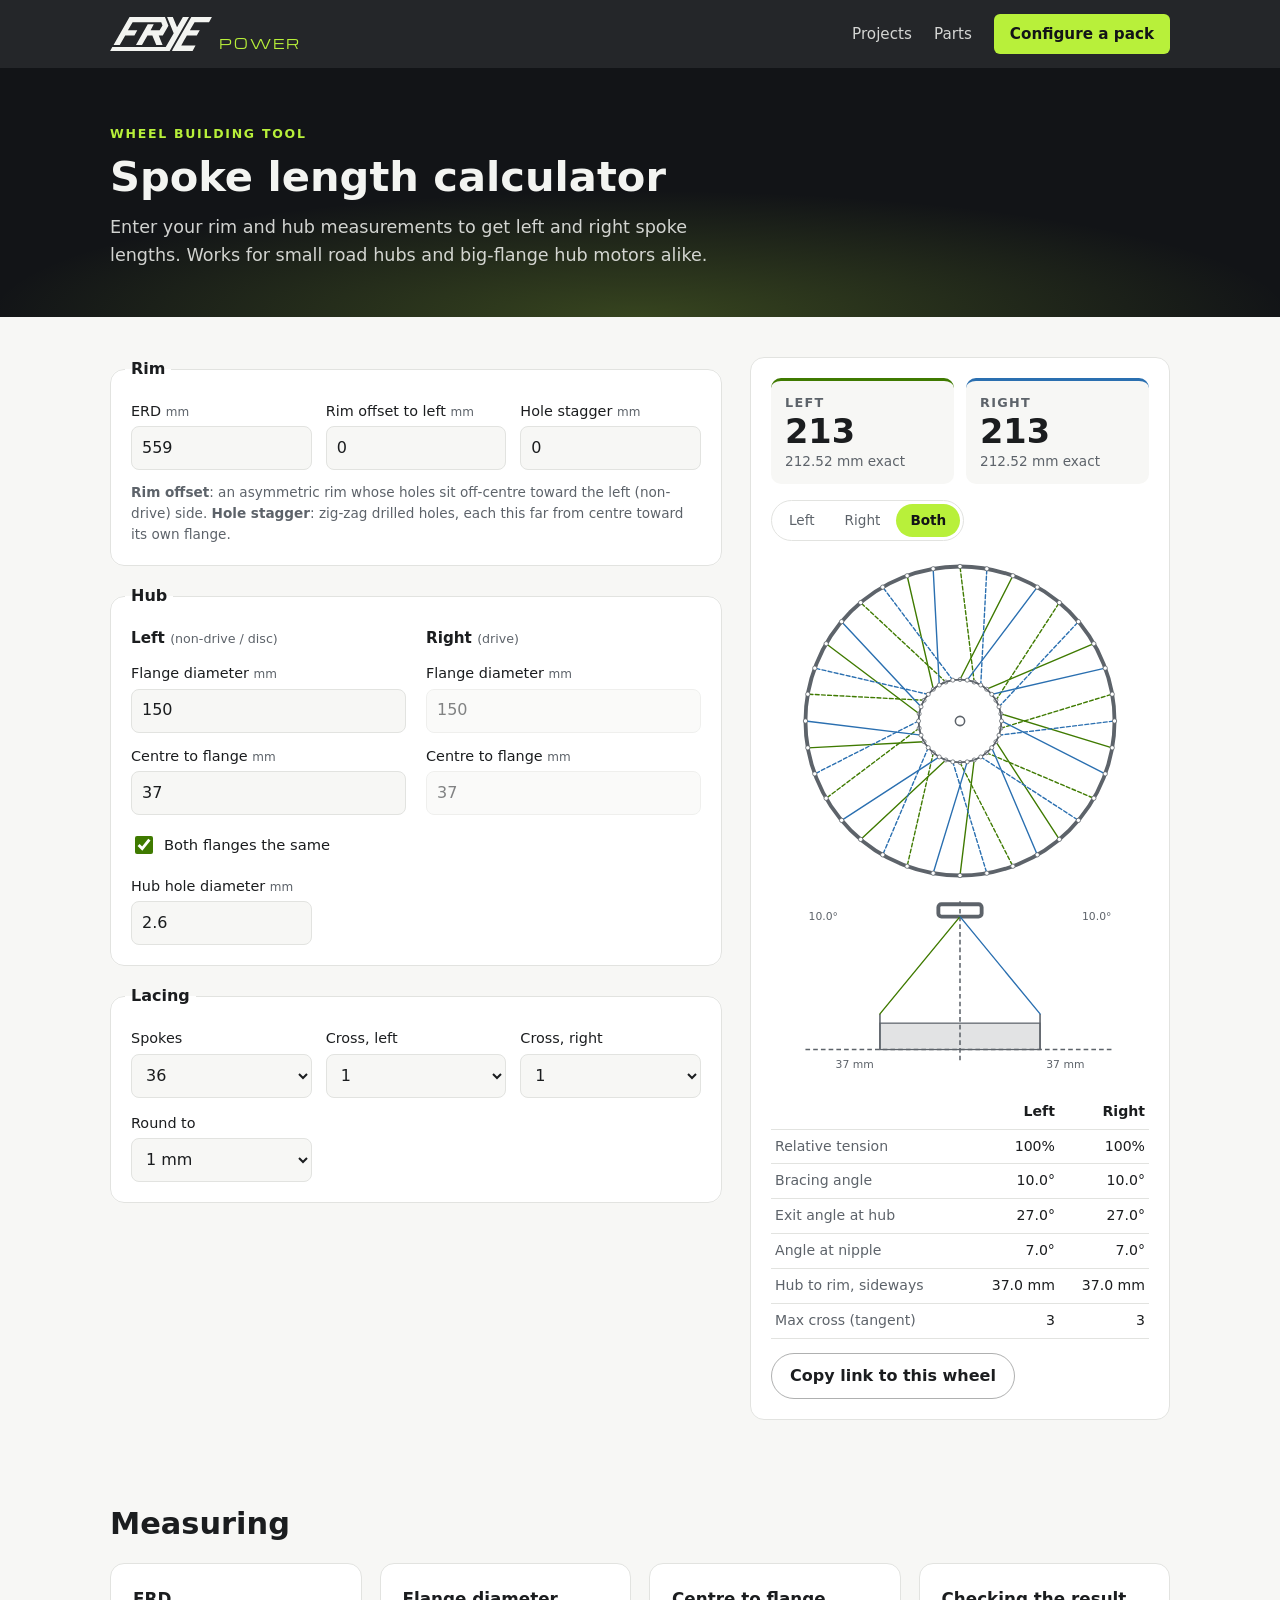
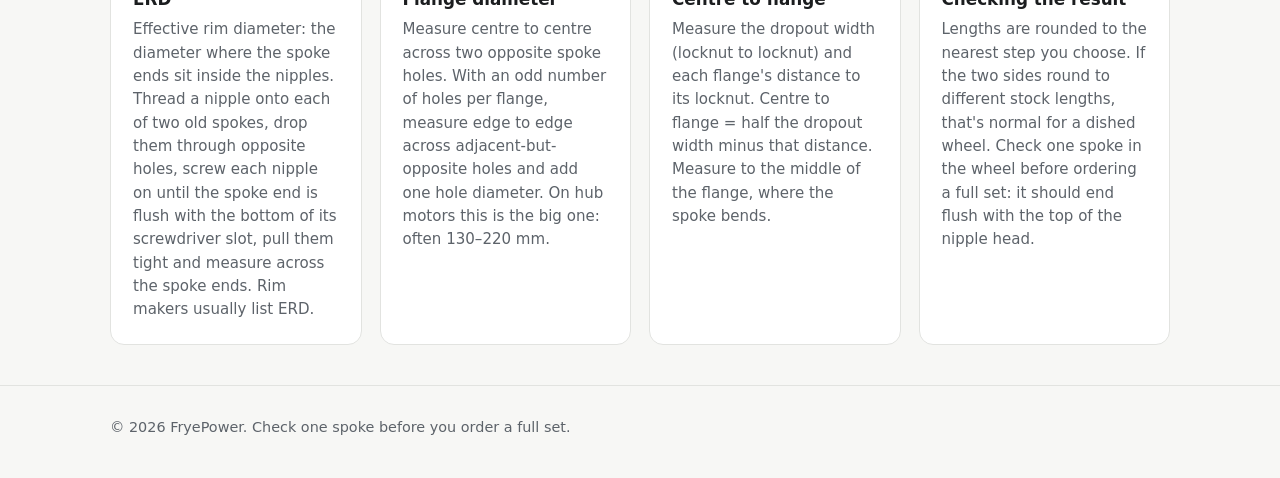
<file: index.html>
<!doctype html>
<html lang="en">
<head>
<meta charset="utf-8">
<meta name="viewport" content="width=device-width, initial-scale=1">
<title>Spoke Length Calculator | FryePower</title>
<meta name="description" content="Work out spoke lengths for any hub and rim, including large-flange hub motors: ERD, flange diameter and offset, offset rims, and any cross pattern.">
<link rel="preconnect" href="https://fonts.googleapis.com">
<link rel="preconnect" href="https://fonts.gstatic.com" crossorigin>
<link rel="stylesheet" href="https://fonts.googleapis.com/css2?family=Michroma&display=swap">
<link rel="stylesheet" href="styles.css">
</head>
<body>

<header class="nav">
  <div class="wrap">
    <a class="brand" href="../" aria-label="FryePower home">
      <svg viewBox="49 48 1065 355" aria-hidden="true"><path fill="currentColor" fill-rule="evenodd" d="M86,340 L151,340 L208,241 L304,241 L334,187 L236,187 L285,103 L584,103 L597,136 L567,187 L473,187 L506,125 L443,125 L320,340 L383,340 L440,241 L491,241 L532,340 L598,340 L558,241 L600,241 L659,140 L623,49 L253,49 Z M874,49 L810,49 L749,155 L705,49 L645,49 L714,217 L631,360 L73,360 L50,402 L672,402 Z M1113,49 L898,49 L706,381 L696,402 L911,402 L942,346 L793,346 L820,295 L852,241 L955,241 L986,187 L883,187 L932,103 L1083,103 Z"/></svg>
      <span class="power" aria-hidden="true">POWER</span>
    </a>
    <nav aria-label="Main">
      <ul>
        <li><a href="../#projects">Projects</a></li>
        <li class="hide-sm"><a href="../#parts">Parts</a></li>
        <li><a class="nav-cta" href="../configurator/">Configure<span class="hide-sm"> a pack</span></a></li>
      </ul>
    </nav>
  </div>
</header>

<main>
  <section class="hero compact">
    <div class="wrap">
      <div class="eyebrow">Wheel building tool</div>
      <h1>Spoke length calculator</h1>
      <p>Enter your rim and hub measurements to get left and right spoke lengths. Works for small road hubs and big-flange hub motors alike.</p>
    </div>
  </section>

  <section class="calc">
    <div class="wrap layout">
      <form id="form" class="inputs" novalidate autocomplete="off">
        <fieldset>
          <legend>Rim</legend>
          <div class="row">
            <label class="field">
              <span>ERD <small>mm</small></span>
              <input name="erd" type="number" inputmode="decimal" step="0.5" min="100" value="559">
            </label>
            <label class="field">
              <span>Rim offset to left <small>mm</small></span>
              <input name="rimOffset" type="number" inputmode="decimal" step="0.5" value="0">
            </label>
            <label class="field">
              <span>Hole stagger <small>mm</small></span>
              <input name="holeStagger" type="number" inputmode="decimal" step="0.5" min="0" value="0">
            </label>
          </div>
          <p class="hint"><b>Rim offset</b>: an asymmetric rim whose holes sit off-centre toward the left (non-drive) side. <b>Hole stagger</b>: zig-zag drilled holes, each this far from centre toward its own flange.</p>
        </fieldset>

        <fieldset>
          <legend>Hub</legend>
          <div class="sides">
            <div class="side-col">
              <h3>Left <small>(non-drive / disc)</small></h3>
              <label class="field">
                <span>Flange diameter <small>mm</small></span>
                <input name="pcdL" type="number" inputmode="decimal" step="0.5" min="1" value="150">
              </label>
              <label class="field">
                <span>Centre to flange <small>mm</small></span>
                <input name="offL" type="number" inputmode="decimal" step="0.5" min="0" value="37">
              </label>
            </div>
            <div class="side-col">
              <h3>Right <small>(drive)</small></h3>
              <label class="field">
                <span>Flange diameter <small>mm</small></span>
                <input name="pcdR" type="number" inputmode="decimal" step="0.5" min="1" value="150">
              </label>
              <label class="field">
                <span>Centre to flange <small>mm</small></span>
                <input name="offR" type="number" inputmode="decimal" step="0.5" min="0" value="37">
              </label>
            </div>
          </div>
          <label class="check"><input name="sameHub" type="checkbox" checked> Both flanges the same</label>
          <div class="row">
            <label class="field">
              <span>Hub hole diameter <small>mm</small></span>
              <input name="hubHole" type="number" inputmode="decimal" step="0.1" min="0" value="2.6">
            </label>
          </div>
        </fieldset>

        <fieldset>
          <legend>Lacing</legend>
          <div class="row">
            <label class="field">
              <span>Spokes</span>
              <select name="spokes">
                <option>16</option><option>20</option><option>24</option><option>28</option>
                <option>32</option><option selected>36</option><option>40</option><option>48</option>
              </select>
            </label>
            <label class="field">
              <span>Cross, left</span>
              <select name="crossL"></select>
            </label>
            <label class="field">
              <span>Cross, right</span>
              <select name="crossR"></select>
            </label>
            <label class="field">
              <span>Round to</span>
              <select name="step">
                <option value="0.5">0.5 mm</option>
                <option value="1" selected>1 mm</option>
                <option value="2">2 mm</option>
              </select>
            </label>
          </div>
        </fieldset>
      </form>

      <aside class="results" aria-live="polite">
        <div class="lengths">
          <div class="len">
            <span class="lbl">Left</span>
            <span class="big" id="lenL">–</span>
            <span class="exact" id="exactL"></span>
          </div>
          <div class="len">
            <span class="lbl">Right</span>
            <span class="big" id="lenR">–</span>
            <span class="exact" id="exactR"></span>
          </div>
        </div>
        <p class="err" id="err" hidden></p>
        <ul class="warn" id="warn" hidden></ul>

        <div class="diagram">
          <div class="seg" role="group" aria-label="Diagram side">
            <button type="button" data-view="L">Left</button>
            <button type="button" data-view="R">Right</button>
            <button type="button" data-view="B" aria-pressed="true">Both</button>
          </div>
          <svg id="wheel" viewBox="-110 -110 220 220" role="img" aria-label="Lacing pattern seen along the axle"></svg>
          <svg id="section" viewBox="0 0 220 120" role="img" aria-label="Wheel cross-section showing flange offsets and rim hole position"></svg>
        </div>

        <table class="details">
          <thead><tr><th></th><th>Left</th><th>Right</th></tr></thead>
          <tbody id="details"></tbody>
        </table>
        <div class="actions">
          <button type="button" class="btn ghost" id="share">Copy link to this wheel</button>
        </div>
      </aside>
    </div>
  </section>

  <section class="howto">
    <div class="wrap">
      <h2>Measuring</h2>
      <div class="grid">
        <div class="card">
          <h3>ERD</h3>
          <p>Effective rim diameter: the diameter where the spoke ends sit inside the nipples. Thread a nipple onto each of two old spokes, drop them through opposite holes, screw each nipple on until the spoke end is flush with the bottom of its screwdriver slot, pull them tight and measure across the spoke ends. Rim makers usually list ERD.</p>
        </div>
        <div class="card">
          <h3>Flange diameter</h3>
          <p>Measure centre to centre across two opposite spoke holes. With an odd number of holes per flange, measure edge to edge across adjacent-but-opposite holes and add one hole diameter. On hub motors this is the big one: often 130–220 mm.</p>
        </div>
        <div class="card">
          <h3>Centre to flange</h3>
          <p>Measure the dropout width (locknut to locknut) and each flange's distance to its locknut. Centre to flange = half the dropout width minus that distance. Measure to the middle of the flange, where the spoke bends.</p>
        </div>
        <div class="card">
          <h3>Checking the result</h3>
          <p>Lengths are rounded to the nearest step you choose. If the two sides round to different stock lengths, that's normal for a dished wheel. Check one spoke in the wheel before ordering a full set: it should end flush with the top of the nipple head.</p>
        </div>
      </div>
    </div>
  </section>
</main>

<div class="mini" id="mini" aria-hidden="true"><span>L <b id="miniL">–</b></span><span>R <b id="miniR">–</b></span></div>

<footer>
  <div class="wrap">&copy; <span id="yr">2026</span> FryePower. Check one spoke before you order a full set.</div>
</footer>

<script src="spoke.js"></script>
<script src="app.js"></script>
</body>
</html>
</file>
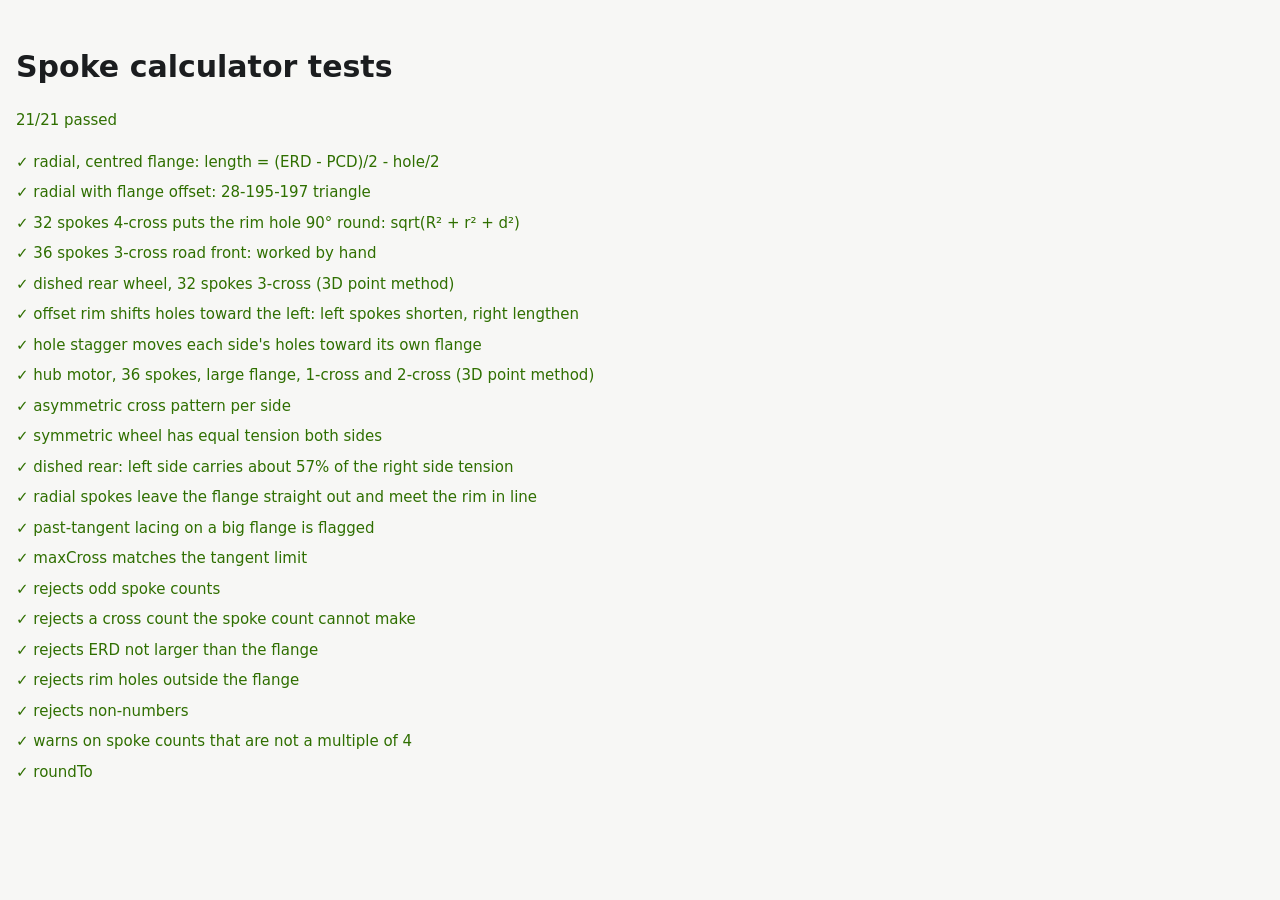
<file: tests/index.html>
<!doctype html>
<html lang="en">
<head>
<meta charset="utf-8">
<meta name="viewport" content="width=device-width, initial-scale=1">
<title>Spoke Calculator Tests</title>
<style>
  :root { --bg: #f7f7f5; --text: #1b1d1f; --ok: #2f6f00; --fail: #b3261e; }
  @media (prefers-color-scheme: dark) { :root { --bg: #101316; --text: #e8eaec; --ok: #b8f03a; --fail: #ff8a80; } }
  body { margin: 0; padding: 24px 16px; background: var(--bg); color: var(--text); font: 15px/1.5 system-ui, sans-serif; }
  ul { list-style: none; padding: 0; } li { padding: 4px 0; }
  .ok { color: var(--ok); } .fail { color: var(--fail); }
  code { font-size: .85em; }
</style>
</head>
<body>
<h1>Spoke calculator tests</h1>
<p id="sum">Running…</p>
<ul id="out"></ul>
<script src="../spoke.js"></script>
<script src="spoke.test.js"></script>
</body>
</html>
</file>
<file: styles.css>
/* Spoke calculator. Header, tokens and buttons match fryepower.com's shared styles.css,
   copied here so this page also works on its own outside the site. */
:root {
  --bg: #f7f7f5;
  --surface: #ffffff;
  --text: #1b1d1f;
  --muted: #5d636a;
  --line: #e2e3e0;
  --accent: #3f7a00;
  --brand: #b8f03a;
  --brand-ink: #121417;
  --hero-bg: #121417;
  --hero-text: #f3f4f1;
  --warn: #8a5a00;
  --warn-bg: color-mix(in srgb, #d99a1e 14%, var(--surface));
  --err: #b3261e;
  --left: #3f7a00;
  --right: #2a6fb0;
  --radius: 14px;
  --max: 1100px;
}
@media (prefers-color-scheme: dark) {
  :root {
    --bg: #101316;
    --surface: #171b1f;
    --text: #e8eaec;
    --muted: #9aa1a8;
    --line: #262c32;
    --accent: #b8f03a;
    --hero-bg: #0a0d10;
    --warn: #f0c060;
    --err: #ff8a80;
    --left: #b8f03a;
    --right: #6cb8ff;
  }
}
* { box-sizing: border-box; }
body {
  margin: 0;
  font-family: system-ui, -apple-system, "Segoe UI", Roboto, Helvetica, Arial, sans-serif;
  background: var(--bg);
  color: var(--text);
  line-height: 1.55;
}
a { color: inherit; }
.wrap { max-width: var(--max); margin: 0 auto; padding: 0 20px; }

/* Header (same as the site) */
header.nav {
  position: sticky; top: 0; z-index: 10;
  background: color-mix(in srgb, var(--hero-bg) 92%, transparent);
  backdrop-filter: blur(6px);
  color: var(--hero-text);
}
header.nav .wrap { display: flex; align-items: center; justify-content: space-between; height: 68px; gap: 16px; }
.brand { display: flex; align-items: flex-end; gap: 7px; text-decoration: none; color: var(--hero-text); flex-shrink: 0; }
.brand svg { width: 102px; height: 34px; display: block; }
.brand .power { font-family: Michroma, "Arial Narrow", sans-serif; font-size: 13px; line-height: 1; letter-spacing: .16em; color: var(--brand); padding-bottom: 1px; }
nav ul { list-style: none; display: flex; align-items: center; gap: 22px; margin: 0; padding: 0; }
nav a { text-decoration: none; opacity: .85; font-size: .95rem; }
nav a:hover { opacity: 1; }
nav a.nav-cta { opacity: 1; display: inline-block; line-height: 40px; padding: 0 16px; border-radius: 6px; background: var(--brand); color: var(--brand-ink); font-weight: 600; white-space: nowrap; }
@media (max-width: 640px) { nav ul { gap: 14px; } nav .hide-sm { display: none; } }
@media (max-width: 420px) {
  .wrap { padding: 0 16px; }
  header.nav .wrap { gap: 10px; }
  .brand svg { width: 84px; height: 28px; }
  .brand .power { font-size: 11px; }
  nav ul { gap: 12px; }
  nav a.nav-cta { padding: 0 12px; }
}

/* Hero */
.hero { background: var(--hero-bg); color: var(--hero-text); padding: 56px 0 48px; position: relative; overflow: hidden; }
.hero::after {
  content: ""; position: absolute; inset: auto -10% -60% -10%; height: 120%;
  background: radial-gradient(ellipse at center, color-mix(in srgb, var(--brand) 22%, transparent), transparent 60%);
  pointer-events: none;
}
.hero .wrap { position: relative; z-index: 1; }
.eyebrow { text-transform: uppercase; letter-spacing: .14em; font-size: .78rem; color: var(--brand); font-weight: 600; }
.hero h1 { font-size: clamp(1.8rem, 4vw, 2.6rem); line-height: 1.08; margin: 12px 0 14px; }
.hero p { font-size: 1.1rem; max-width: 58ch; opacity: .85; margin: 0; }

section { padding: 40px 0; }
.btn { display: inline-block; padding: 10px 18px; border-radius: 999px; font: inherit; font-weight: 600; text-decoration: none; border: 1px solid transparent; cursor: pointer; }
.btn.ghost { border-color: color-mix(in srgb, currentColor 35%, transparent); background: transparent; color: inherit; }

/* Calculator layout */
.layout { display: grid; grid-template-columns: minmax(0, 1fr) minmax(0, 420px); gap: 28px; align-items: start; }
@media (max-width: 900px) { .layout { grid-template-columns: minmax(0, 1fr); } }

fieldset { border: 1px solid var(--line); background: var(--surface); border-radius: var(--radius); padding: 18px 20px 20px; margin: 0 0 18px; min-width: 0; }
legend { font-weight: 700; padding: 0 6px; margin-left: -6px; }
.row { display: grid; grid-template-columns: repeat(auto-fill, minmax(150px, 1fr)); gap: 14px; }
.sides { display: grid; grid-template-columns: 1fr 1fr; gap: 14px 20px; }
@media (max-width: 460px) { .sides { grid-template-columns: 1fr; } }
.side-col { display: grid; gap: 12px; align-content: start; }
.side-col h3 { margin: 0; font-size: .95rem; }
.side-col h3 small, .field small { color: var(--muted); font-weight: 400; }
.field { display: grid; gap: 4px; font-size: .9rem; }
.field input, .field select {
  font: inherit; font-size: 1rem; width: 100%; min-height: 44px; padding: 8px 10px;
  border: 1px solid var(--line); border-radius: 8px; background: var(--bg); color: var(--text);
}
.field input:focus-visible, .field select:focus-visible, .seg button:focus-visible, .btn:focus-visible {
  outline: 2px solid var(--accent); outline-offset: 2px;
}
.field input[aria-invalid="true"] { border-color: var(--err); }
.field input:disabled { opacity: .55; }
.check { display: flex; align-items: center; gap: 8px; margin: 14px 0; font-size: .92rem; min-height: 32px; }
.check input { width: 18px; height: 18px; accent-color: var(--accent); }
.hint { color: var(--muted); font-size: .85rem; margin: 12px 0 0; }

/* Results */
.results { background: var(--surface); border: 1px solid var(--line); border-radius: var(--radius); padding: 20px; position: sticky; top: 84px; }
@media (max-width: 900px) { .results { position: static; } }
.lengths { display: grid; grid-template-columns: 1fr 1fr; gap: 12px; }
.len { display: grid; padding: 12px 14px; border-radius: 10px; background: var(--bg); border-top: 3px solid var(--left); }
.len + .len { border-top-color: var(--right); }
.len .lbl { font-size: .8rem; text-transform: uppercase; letter-spacing: .1em; color: var(--muted); font-weight: 600; }
.len .big { font-size: 2.1rem; font-weight: 700; line-height: 1.15; font-variant-numeric: tabular-nums; }
.len .exact { font-size: .85rem; color: var(--muted); font-variant-numeric: tabular-nums; }
.err { color: var(--err); font-weight: 600; margin: 14px 0 0; }
.warn { list-style: none; margin: 14px 0 0; padding: 10px 14px; border-radius: 10px; background: var(--warn-bg); color: var(--warn); font-size: .88rem; }
.warn li + li { margin-top: 6px; }

.diagram { margin-top: 16px; }
.seg { display: inline-flex; border: 1px solid var(--line); border-radius: 999px; padding: 3px; gap: 2px; }
.seg button { font: inherit; font-size: .85rem; border: 0; background: transparent; color: var(--muted); padding: 6px 14px; border-radius: 999px; cursor: pointer; min-height: 32px; }
.seg button[aria-pressed="true"] { background: var(--brand); color: var(--brand-ink); font-weight: 600; }
#wheel { display: block; width: 100%; max-width: 340px; margin: 10px auto 0; }
#section { display: block; width: 100%; max-width: 340px; margin: 4px auto 0; }
svg .rim { fill: none; stroke: var(--muted); stroke-width: 2.5; }
svg .flange { fill: none; stroke: var(--muted); stroke-width: 1; }
svg .hole { fill: var(--surface); stroke: var(--muted); stroke-width: .5; }
svg .sp-L { stroke: var(--left); }
svg .sp-R { stroke: var(--right); }
svg .sp { stroke-width: .9; stroke-linecap: round; }
svg .sp.trail { stroke-dasharray: 2.5 1.5; }
svg .dim { fill: var(--muted); font-size: 7px; font-family: inherit; }
svg .axle { stroke: var(--muted); stroke-width: 1; stroke-dasharray: 3 2; }
svg .hubbody { fill: color-mix(in srgb, var(--muted) 18%, transparent); stroke: var(--muted); stroke-width: .8; }

.details { width: 100%; border-collapse: collapse; margin-top: 14px; font-size: .88rem; font-variant-numeric: tabular-nums; }
.details th, .details td { padding: 6px 4px; border-bottom: 1px solid var(--line); text-align: right; }
.details th:first-child, .details td:first-child { text-align: left; color: var(--muted); font-weight: 400; }
.details thead th { font-weight: 600; color: var(--text); }
.actions { margin-top: 14px; display: flex; gap: 10px; flex-wrap: wrap; }

/* Measuring guide */
.howto h2 { font-size: clamp(1.4rem, 3vw, 1.9rem); margin: 0 0 16px; }
.grid { display: grid; grid-template-columns: repeat(auto-fit, minmax(230px, 1fr)); gap: 18px; }
.card { background: var(--surface); border: 1px solid var(--line); border-radius: var(--radius); padding: 22px; }
.card h3 { margin: 0 0 6px; font-size: 1.05rem; }
.card p { margin: 0; color: var(--muted); font-size: .94rem; }

/* Bottom bar with the two lengths, phones only, while the results card is off screen */
.mini { display: none; }
@media (max-width: 900px) {
  .mini {
    position: fixed; left: 0; right: 0; bottom: 0; z-index: 9; display: flex; justify-content: center; gap: 28px;
    padding: 10px 16px calc(10px + env(safe-area-inset-bottom));
    background: color-mix(in srgb, var(--hero-bg) 94%, transparent); color: var(--hero-text);
    font-variant-numeric: tabular-nums; transform: translateY(100%); transition: transform .2s;
  }
  .mini b { color: var(--brand); font-size: 1.15rem; margin-left: 4px; }
  .mini.show { transform: none; }
}

footer { padding: 30px 0 40px; color: var(--muted); font-size: .9rem; border-top: 1px solid var(--line); }
@media (max-width: 900px) { footer { padding-bottom: 80px; } }
</file>
